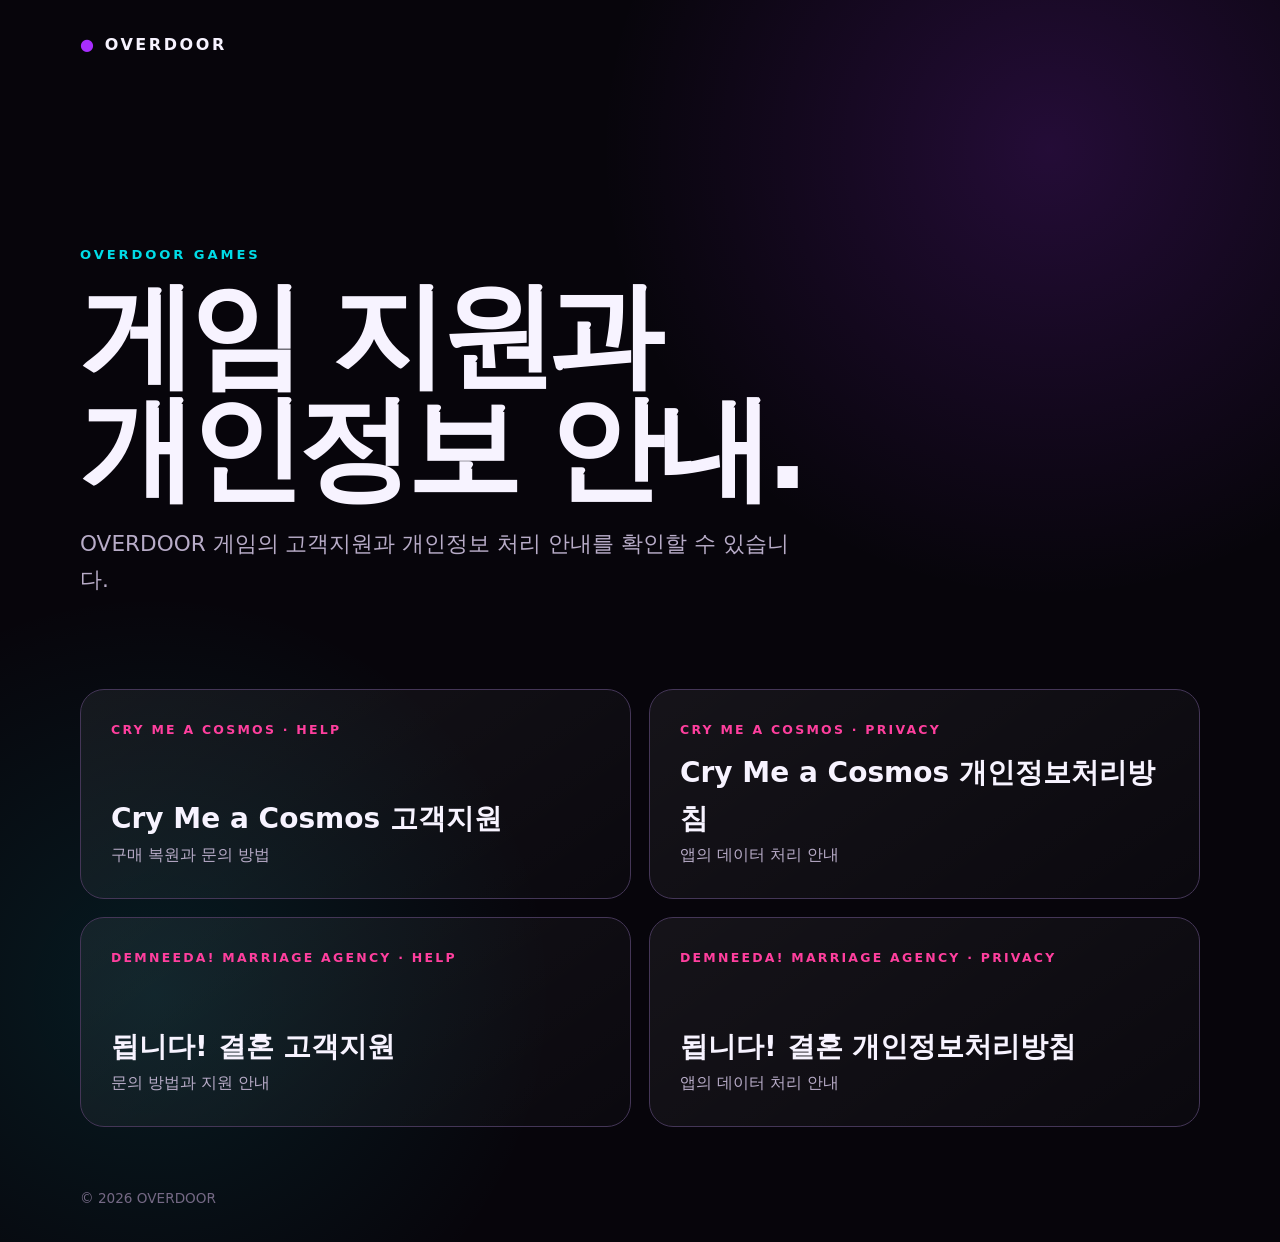
<file: index.html>
<!doctype html>
<html lang="ko">
<head>
  <meta charset="utf-8">
  <meta name="viewport" content="width=device-width, initial-scale=1">
  <meta name="description" content="OVERDOOR game support and privacy information.">
  <title>OVERDOOR</title>
  <link rel="stylesheet" href="assets/site.css">
</head>
<body>
  <main class="shell">
    <header class="brand">
      <span class="brand-mark" aria-hidden="true">●</span>
      <span>OVERDOOR</span>
    </header>
    <section class="hero">
      <p class="eyebrow">OVERDOOR GAMES</p>
      <h1>게임 지원과<br>개인정보 안내.</h1>
      <p class="lead">OVERDOOR 게임의 고객지원과 개인정보 처리 안내를 확인할 수 있습니다.</p>
    </section>
    <nav class="cards" aria-label="안내 페이지">
      <a class="card" href="cry-me-a-cosmos/support/">
        <span class="card-kicker">CRY ME A COSMOS · HELP</span>
        <strong>Cry Me a Cosmos 고객지원</strong>
        <span>구매 복원과 문의 방법</span>
      </a>
      <a class="card" href="cry-me-a-cosmos/privacy/">
        <span class="card-kicker">CRY ME A COSMOS · PRIVACY</span>
        <strong>Cry Me a Cosmos 개인정보처리방침</strong>
        <span>앱의 데이터 처리 안내</span>
      </a>
      <a class="card" href="demneeda-marriage-agency/support/">
        <span class="card-kicker">DEMNEEDA! MARRIAGE AGENCY · HELP</span>
        <strong>됩니다! 결혼 고객지원</strong>
        <span>문의 방법과 지원 안내</span>
      </a>
      <a class="card" href="demneeda-marriage-agency/privacy/">
        <span class="card-kicker">DEMNEEDA! MARRIAGE AGENCY · PRIVACY</span>
        <strong>됩니다! 결혼 개인정보처리방침</strong>
        <span>앱의 데이터 처리 안내</span>
      </a>
    </nav>
    <footer>© 2026 OVERDOOR</footer>
  </main>
</body>
</html>
</file>
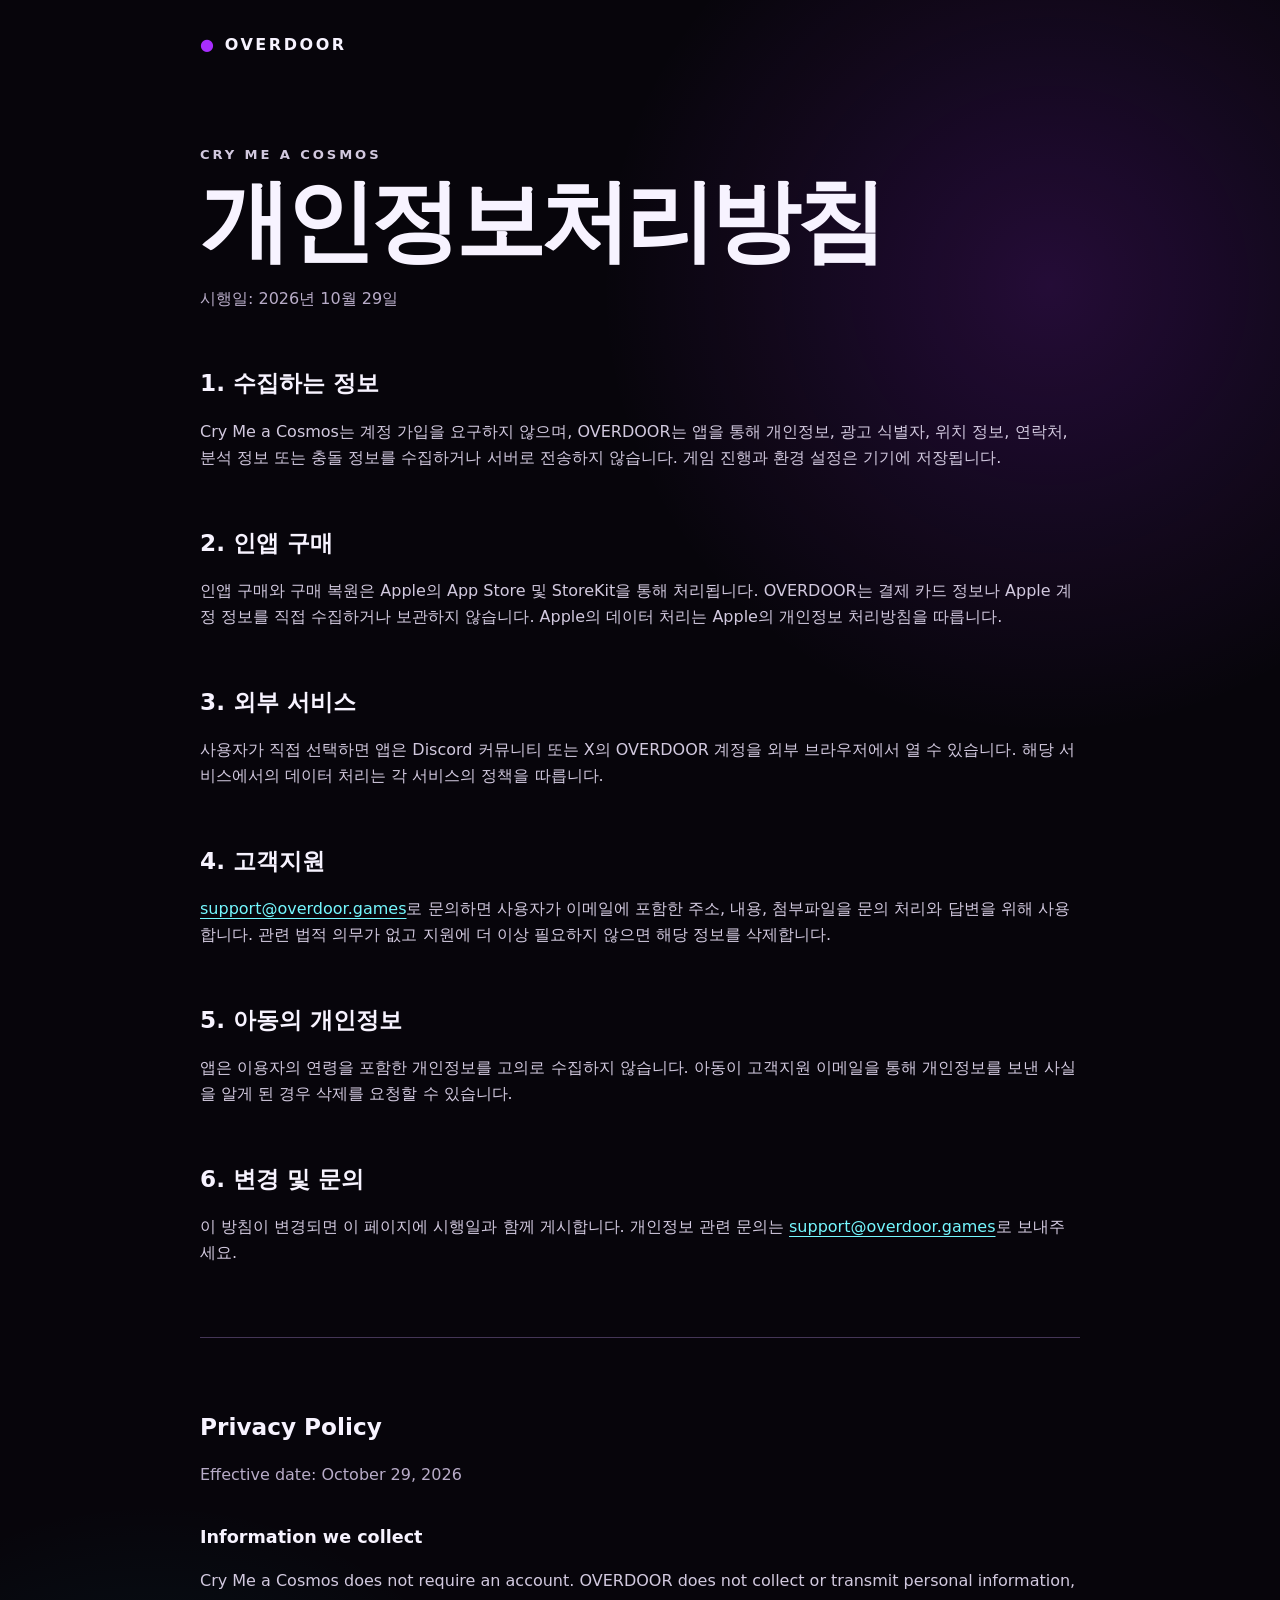
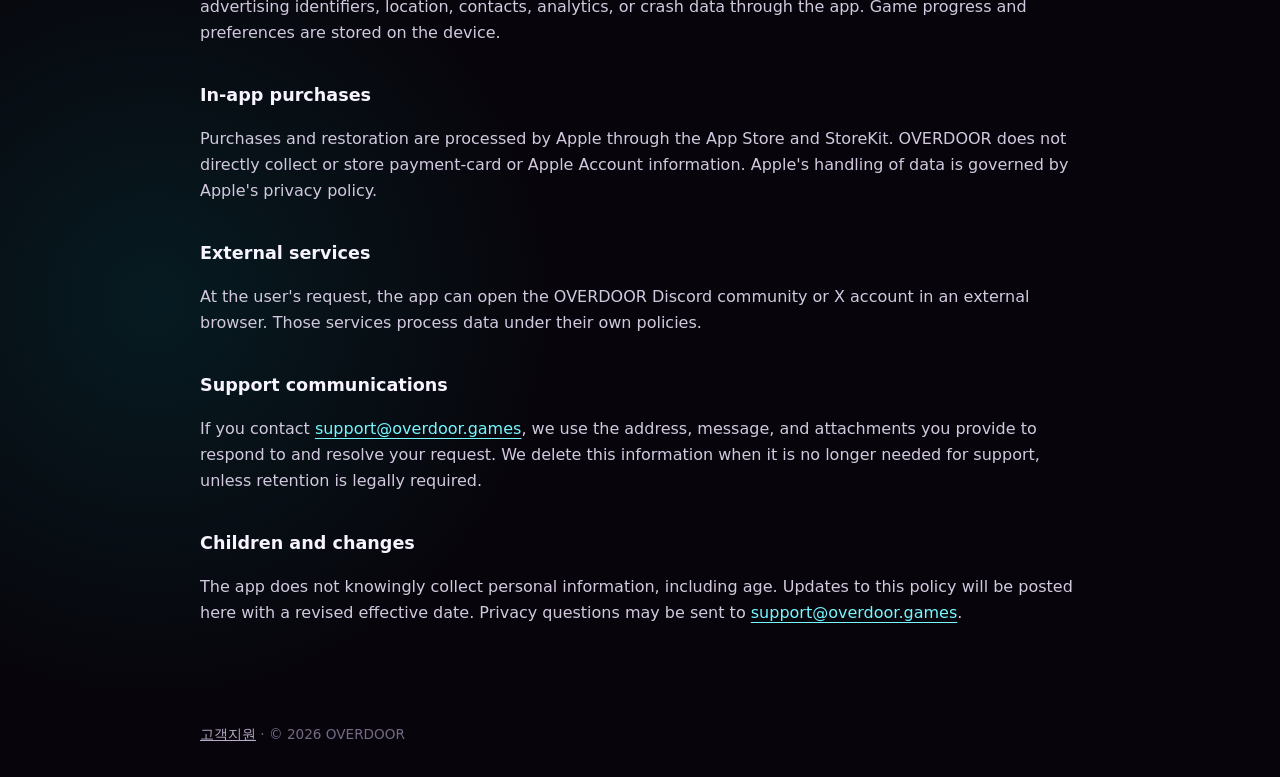
<file: cry-me-a-cosmos/privacy/index.html>
<!doctype html>
<html lang="ko">
<head>
  <meta charset="utf-8">
  <meta name="viewport" content="width=device-width, initial-scale=1">
  <meta name="description" content="Cry Me a Cosmos privacy policy.">
  <title>개인정보처리방침 — Cry Me a Cosmos</title>
  <link rel="stylesheet" href="../../assets/site.css">
</head>
<body>
  <main class="shell document-shell">
    <header class="brand">
      <a href="../../" aria-label="OVERDOOR 홈"><span class="brand-mark" aria-hidden="true">●</span> OVERDOOR</a>
    </header>
    <article class="document">
      <p class="eyebrow">CRY ME A COSMOS</p>
      <h1>개인정보처리방침</h1>
      <p class="policy-date">시행일: 2026년 10월 29일</p>

      <section>
        <h2>1. 수집하는 정보</h2>
        <p>Cry Me a Cosmos는 계정 가입을 요구하지 않으며, OVERDOOR는 앱을 통해 개인정보, 광고 식별자, 위치 정보, 연락처, 분석 정보 또는 충돌 정보를 수집하거나 서버로 전송하지 않습니다. 게임 진행과 환경 설정은 기기에 저장됩니다.</p>
      </section>

      <section>
        <h2>2. 인앱 구매</h2>
        <p>인앱 구매와 구매 복원은 Apple의 App Store 및 StoreKit을 통해 처리됩니다. OVERDOOR는 결제 카드 정보나 Apple 계정 정보를 직접 수집하거나 보관하지 않습니다. Apple의 데이터 처리는 Apple의 개인정보 처리방침을 따릅니다.</p>
      </section>

      <section>
        <h2>3. 외부 서비스</h2>
        <p>사용자가 직접 선택하면 앱은 Discord 커뮤니티 또는 X의 OVERDOOR 계정을 외부 브라우저에서 열 수 있습니다. 해당 서비스에서의 데이터 처리는 각 서비스의 정책을 따릅니다.</p>
      </section>

      <section>
        <h2>4. 고객지원</h2>
        <p><a href="mailto:support@overdoor.games">support@overdoor.games</a>로 문의하면 사용자가 이메일에 포함한 주소, 내용, 첨부파일을 문의 처리와 답변을 위해 사용합니다. 관련 법적 의무가 없고 지원에 더 이상 필요하지 않으면 해당 정보를 삭제합니다.</p>
      </section>

      <section>
        <h2>5. 아동의 개인정보</h2>
        <p>앱은 이용자의 연령을 포함한 개인정보를 고의로 수집하지 않습니다. 아동이 고객지원 이메일을 통해 개인정보를 보낸 사실을 알게 된 경우 삭제를 요청할 수 있습니다.</p>
      </section>

      <section>
        <h2>6. 변경 및 문의</h2>
        <p>이 방침이 변경되면 이 페이지에 시행일과 함께 게시합니다. 개인정보 관련 문의는 <a href="mailto:support@overdoor.games">support@overdoor.games</a>로 보내주세요.</p>
      </section>

      <hr>

      <section lang="en">
        <h2>Privacy Policy</h2>
        <p class="policy-date">Effective date: October 29, 2026</p>
        <h3>Information we collect</h3>
        <p>Cry Me a Cosmos does not require an account. OVERDOOR does not collect or transmit personal information, advertising identifiers, location, contacts, analytics, or crash data through the app. Game progress and preferences are stored on the device.</p>
        <h3>In-app purchases</h3>
        <p>Purchases and restoration are processed by Apple through the App Store and StoreKit. OVERDOOR does not directly collect or store payment-card or Apple Account information. Apple's handling of data is governed by Apple's privacy policy.</p>
        <h3>External services</h3>
        <p>At the user's request, the app can open the OVERDOOR Discord community or X account in an external browser. Those services process data under their own policies.</p>
        <h3>Support communications</h3>
        <p>If you contact <a href="mailto:support@overdoor.games">support@overdoor.games</a>, we use the address, message, and attachments you provide to respond to and resolve your request. We delete this information when it is no longer needed for support, unless retention is legally required.</p>
        <h3>Children and changes</h3>
        <p>The app does not knowingly collect personal information, including age. Updates to this policy will be posted here with a revised effective date. Privacy questions may be sent to <a href="mailto:support@overdoor.games">support@overdoor.games</a>.</p>
      </section>
    </article>
    <footer><a href="../support/">고객지원</a> · © 2026 OVERDOOR</footer>
  </main>
</body>
</html>
</file>
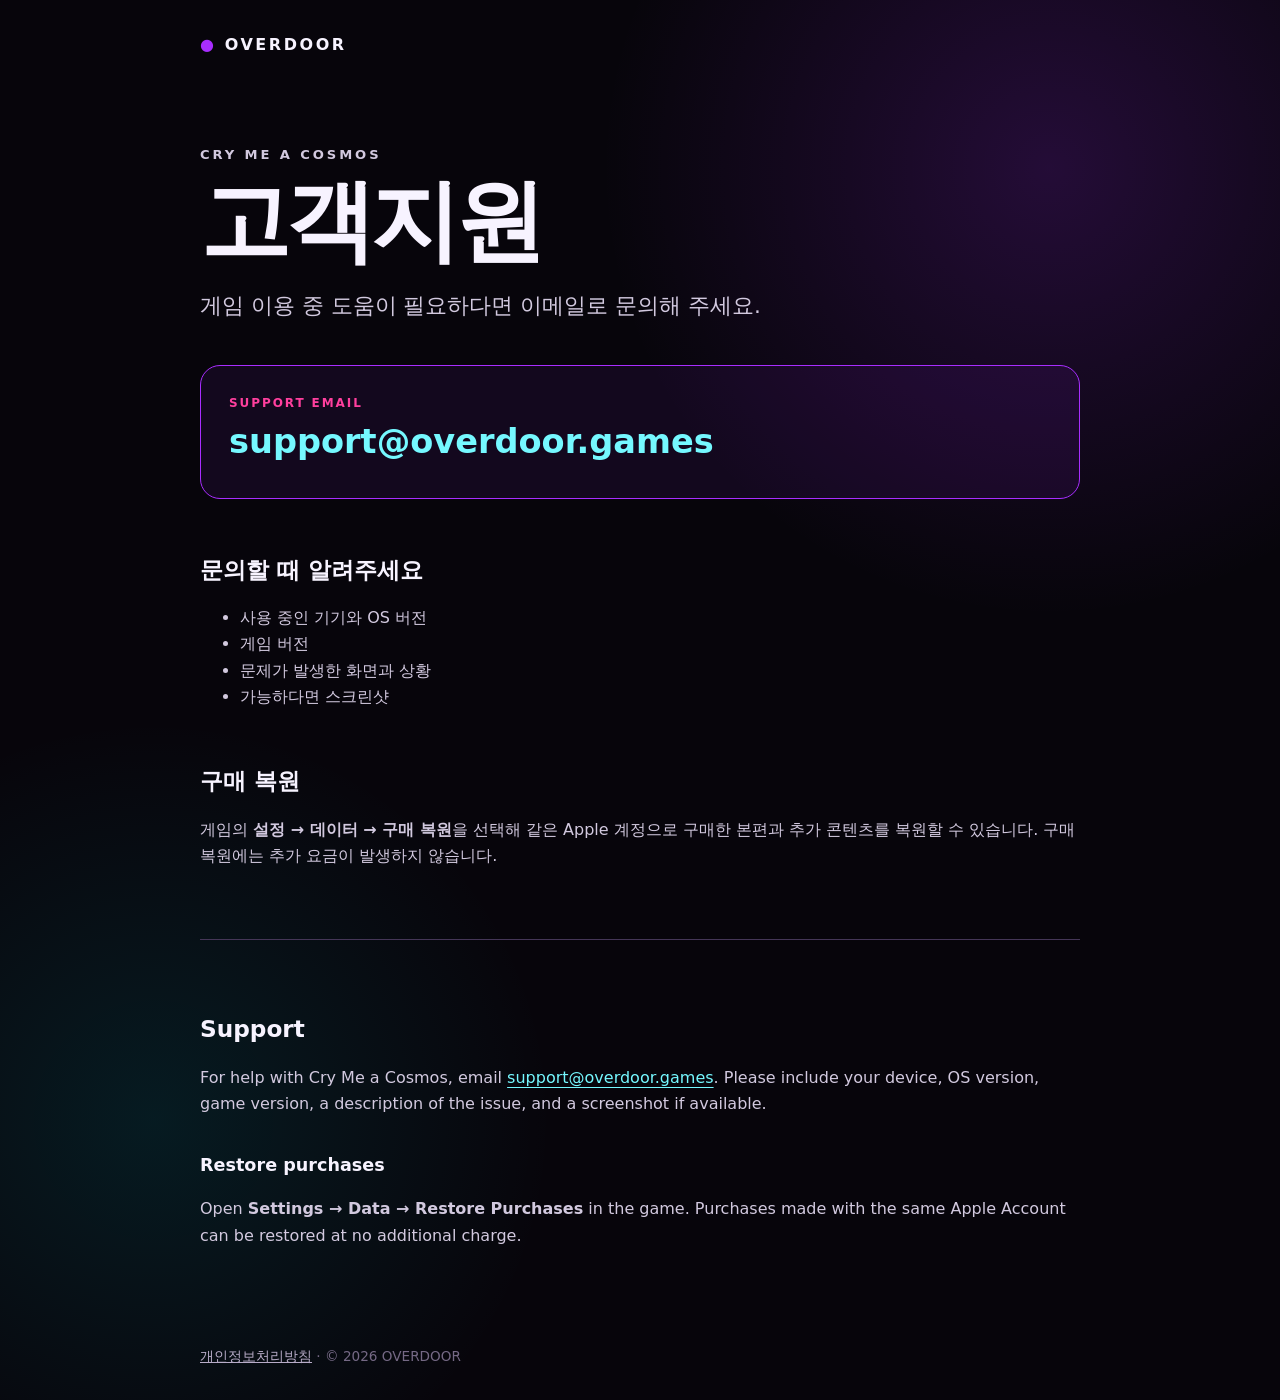
<file: cry-me-a-cosmos/support/index.html>
<!doctype html>
<html lang="ko">
<head>
  <meta charset="utf-8">
  <meta name="viewport" content="width=device-width, initial-scale=1">
  <meta name="description" content="Cry Me a Cosmos customer support.">
  <title>고객지원 — Cry Me a Cosmos</title>
  <link rel="stylesheet" href="../../assets/site.css">
</head>
<body>
  <main class="shell document-shell">
    <header class="brand">
      <a href="../../" aria-label="OVERDOOR 홈"><span class="brand-mark" aria-hidden="true">●</span> OVERDOOR</a>
    </header>
    <article class="document">
      <p class="eyebrow">CRY ME A COSMOS</p>
      <h1>고객지원</h1>
      <p class="lead">게임 이용 중 도움이 필요하다면 이메일로 문의해 주세요.</p>

      <section class="contact-panel">
        <span>SUPPORT EMAIL</span>
        <a href="mailto:support@overdoor.games?subject=Cry%20Me%20a%20Cosmos%20Support">support@overdoor.games</a>
      </section>

      <section>
        <h2>문의할 때 알려주세요</h2>
        <ul>
          <li>사용 중인 기기와 OS 버전</li>
          <li>게임 버전</li>
          <li>문제가 발생한 화면과 상황</li>
          <li>가능하다면 스크린샷</li>
        </ul>
      </section>

      <section>
        <h2>구매 복원</h2>
        <p>게임의 <strong>설정 → 데이터 → 구매 복원</strong>을 선택해 같은 Apple 계정으로 구매한 본편과 추가 콘텐츠를 복원할 수 있습니다. 구매 복원에는 추가 요금이 발생하지 않습니다.</p>
      </section>

      <hr>

      <section lang="en">
        <h2>Support</h2>
        <p>For help with Cry Me a Cosmos, email <a href="mailto:support@overdoor.games?subject=Cry%20Me%20a%20Cosmos%20Support">support@overdoor.games</a>. Please include your device, OS version, game version, a description of the issue, and a screenshot if available.</p>
        <h3>Restore purchases</h3>
        <p>Open <strong>Settings → Data → Restore Purchases</strong> in the game. Purchases made with the same Apple Account can be restored at no additional charge.</p>
      </section>
    </article>
    <footer><a href="../privacy/">개인정보처리방침</a> · © 2026 OVERDOOR</footer>
  </main>
</body>
</html>
</file>
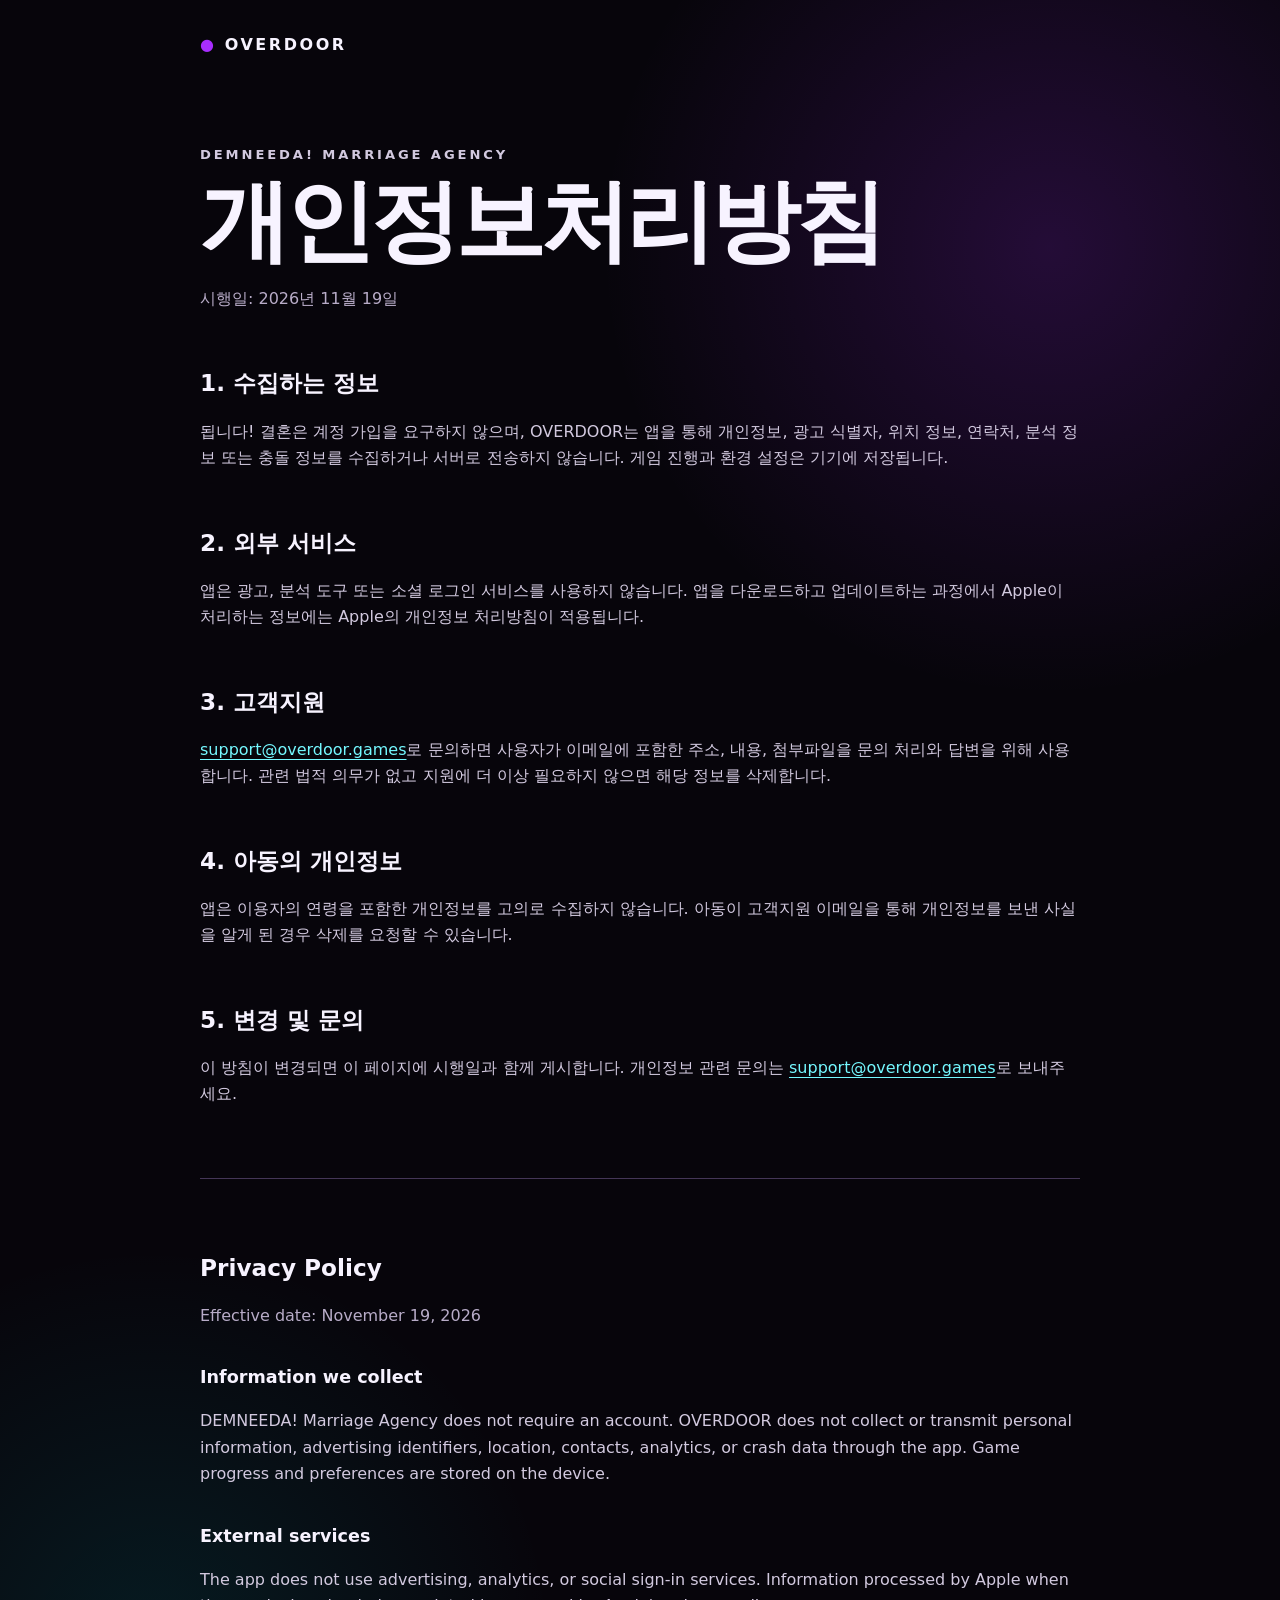
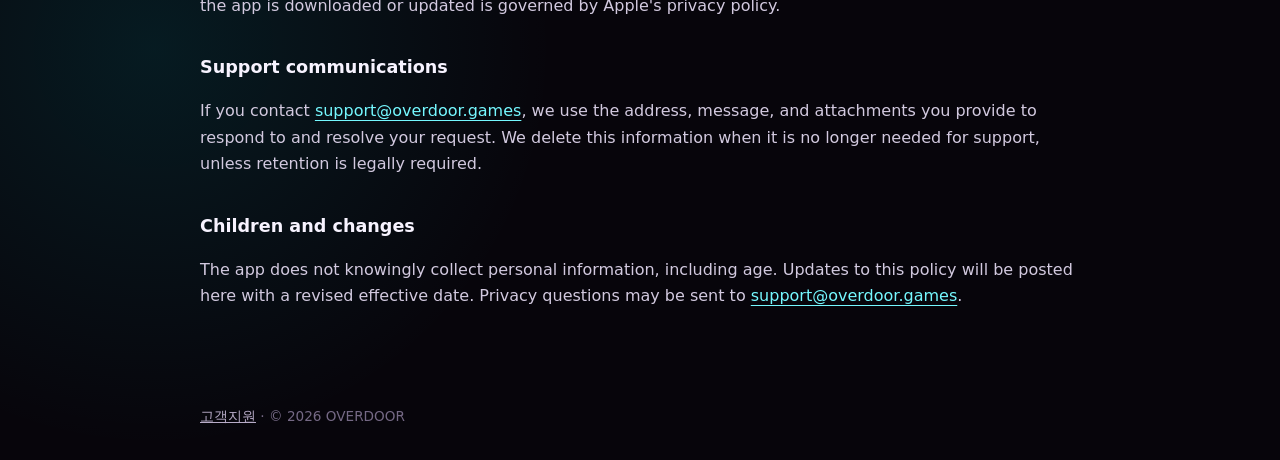
<file: demneeda-marriage-agency/privacy/index.html>
<!doctype html>
<html lang="ko">
<head>
  <meta charset="utf-8">
  <meta name="viewport" content="width=device-width, initial-scale=1">
  <meta name="description" content="DEMNEEDA! Marriage Agency privacy policy.">
  <title>개인정보처리방침 — 됩니다! 결혼</title>
  <link rel="stylesheet" href="../../assets/site.css">
</head>
<body>
  <main class="shell document-shell">
    <header class="brand">
      <a href="../../" aria-label="OVERDOOR 홈"><span class="brand-mark" aria-hidden="true">●</span> OVERDOOR</a>
    </header>
    <article class="document">
      <p class="eyebrow">DEMNEEDA! MARRIAGE AGENCY</p>
      <h1>개인정보처리방침</h1>
      <p class="policy-date">시행일: 2026년 11월 19일</p>

      <section>
        <h2>1. 수집하는 정보</h2>
        <p>됩니다! 결혼은 계정 가입을 요구하지 않으며, OVERDOOR는 앱을 통해 개인정보, 광고 식별자, 위치 정보, 연락처, 분석 정보 또는 충돌 정보를 수집하거나 서버로 전송하지 않습니다. 게임 진행과 환경 설정은 기기에 저장됩니다.</p>
      </section>

      <section>
        <h2>2. 외부 서비스</h2>
        <p>앱은 광고, 분석 도구 또는 소셜 로그인 서비스를 사용하지 않습니다. 앱을 다운로드하고 업데이트하는 과정에서 Apple이 처리하는 정보에는 Apple의 개인정보 처리방침이 적용됩니다.</p>
      </section>

      <section>
        <h2>3. 고객지원</h2>
        <p><a href="mailto:support@overdoor.games">support@overdoor.games</a>로 문의하면 사용자가 이메일에 포함한 주소, 내용, 첨부파일을 문의 처리와 답변을 위해 사용합니다. 관련 법적 의무가 없고 지원에 더 이상 필요하지 않으면 해당 정보를 삭제합니다.</p>
      </section>

      <section>
        <h2>4. 아동의 개인정보</h2>
        <p>앱은 이용자의 연령을 포함한 개인정보를 고의로 수집하지 않습니다. 아동이 고객지원 이메일을 통해 개인정보를 보낸 사실을 알게 된 경우 삭제를 요청할 수 있습니다.</p>
      </section>

      <section>
        <h2>5. 변경 및 문의</h2>
        <p>이 방침이 변경되면 이 페이지에 시행일과 함께 게시합니다. 개인정보 관련 문의는 <a href="mailto:support@overdoor.games">support@overdoor.games</a>로 보내주세요.</p>
      </section>

      <hr>

      <section lang="en">
        <h2>Privacy Policy</h2>
        <p class="policy-date">Effective date: November 19, 2026</p>
        <h3>Information we collect</h3>
        <p>DEMNEEDA! Marriage Agency does not require an account. OVERDOOR does not collect or transmit personal information, advertising identifiers, location, contacts, analytics, or crash data through the app. Game progress and preferences are stored on the device.</p>
        <h3>External services</h3>
        <p>The app does not use advertising, analytics, or social sign-in services. Information processed by Apple when the app is downloaded or updated is governed by Apple's privacy policy.</p>
        <h3>Support communications</h3>
        <p>If you contact <a href="mailto:support@overdoor.games">support@overdoor.games</a>, we use the address, message, and attachments you provide to respond to and resolve your request. We delete this information when it is no longer needed for support, unless retention is legally required.</p>
        <h3>Children and changes</h3>
        <p>The app does not knowingly collect personal information, including age. Updates to this policy will be posted here with a revised effective date. Privacy questions may be sent to <a href="mailto:support@overdoor.games">support@overdoor.games</a>.</p>
      </section>
    </article>
    <footer><a href="../support/">고객지원</a> · © 2026 OVERDOOR</footer>
  </main>
</body>
</html>
</file>
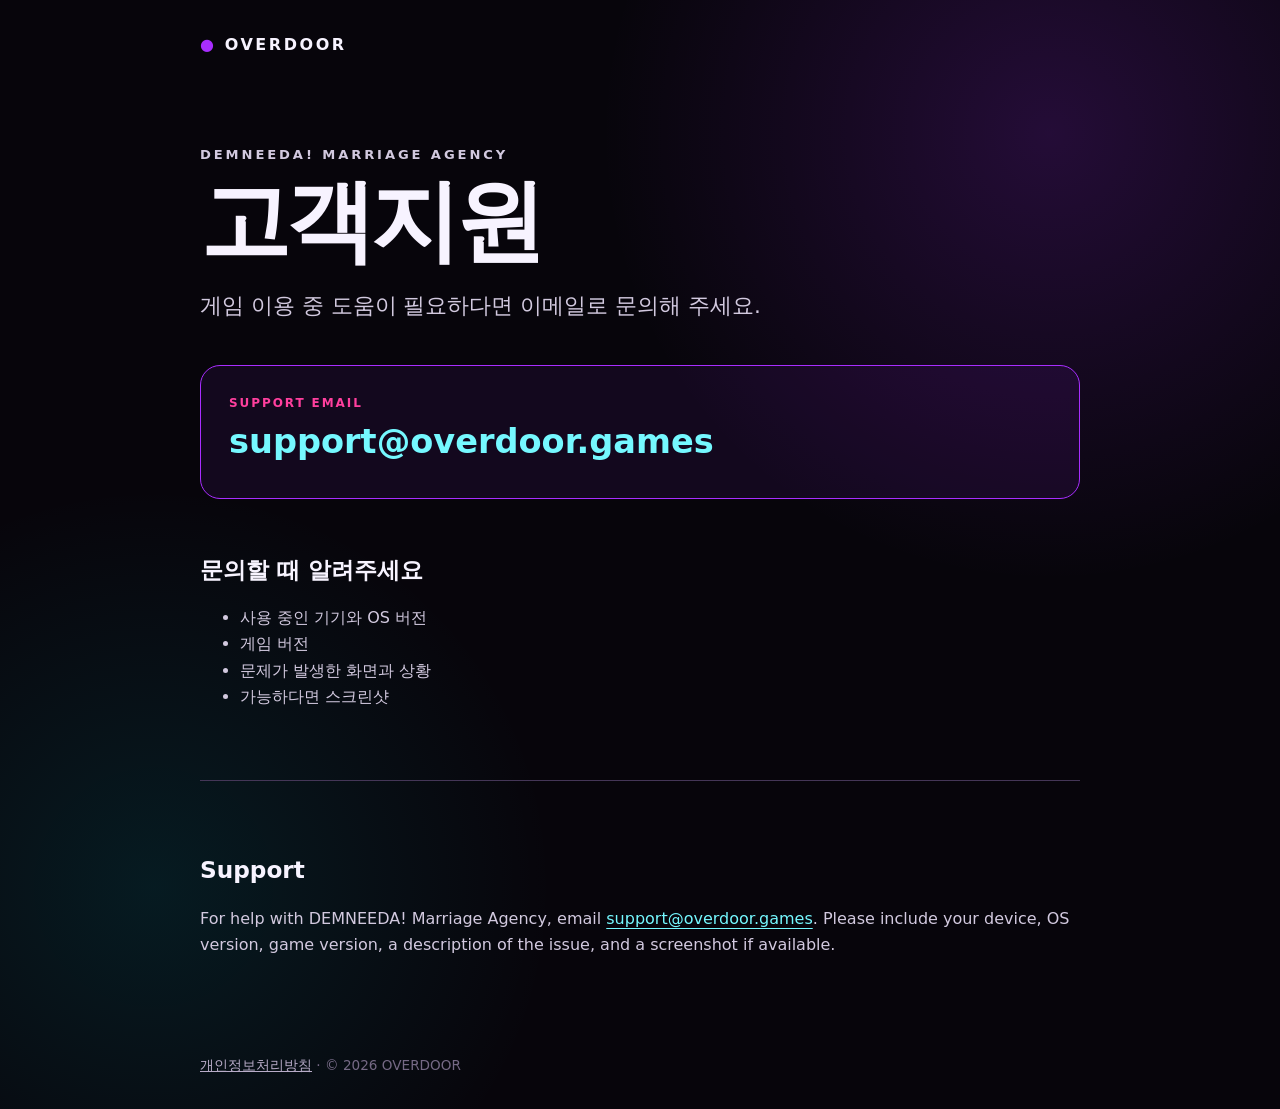
<file: demneeda-marriage-agency/support/index.html>
<!doctype html>
<html lang="ko">
<head>
  <meta charset="utf-8">
  <meta name="viewport" content="width=device-width, initial-scale=1">
  <meta name="description" content="DEMNEEDA! Marriage Agency customer support.">
  <title>고객지원 — 됩니다! 결혼</title>
  <link rel="stylesheet" href="../../assets/site.css">
</head>
<body>
  <main class="shell document-shell">
    <header class="brand">
      <a href="../../" aria-label="OVERDOOR 홈"><span class="brand-mark" aria-hidden="true">●</span> OVERDOOR</a>
    </header>
    <article class="document">
      <p class="eyebrow">DEMNEEDA! MARRIAGE AGENCY</p>
      <h1>고객지원</h1>
      <p class="lead">게임 이용 중 도움이 필요하다면 이메일로 문의해 주세요.</p>

      <section class="contact-panel">
        <span>SUPPORT EMAIL</span>
        <a href="mailto:support@overdoor.games?subject=DEMNEEDA%21%20Marriage%20Agency%20Support">support@overdoor.games</a>
      </section>

      <section>
        <h2>문의할 때 알려주세요</h2>
        <ul>
          <li>사용 중인 기기와 OS 버전</li>
          <li>게임 버전</li>
          <li>문제가 발생한 화면과 상황</li>
          <li>가능하다면 스크린샷</li>
        </ul>
      </section>

      <hr>

      <section lang="en">
        <h2>Support</h2>
        <p>For help with DEMNEEDA! Marriage Agency, email <a href="mailto:support@overdoor.games?subject=DEMNEEDA%21%20Marriage%20Agency%20Support">support@overdoor.games</a>. Please include your device, OS version, game version, a description of the issue, and a screenshot if available.</p>
      </section>
    </article>
    <footer><a href="../privacy/">개인정보처리방침</a> · © 2026 OVERDOOR</footer>
  </main>
</body>
</html>
</file>
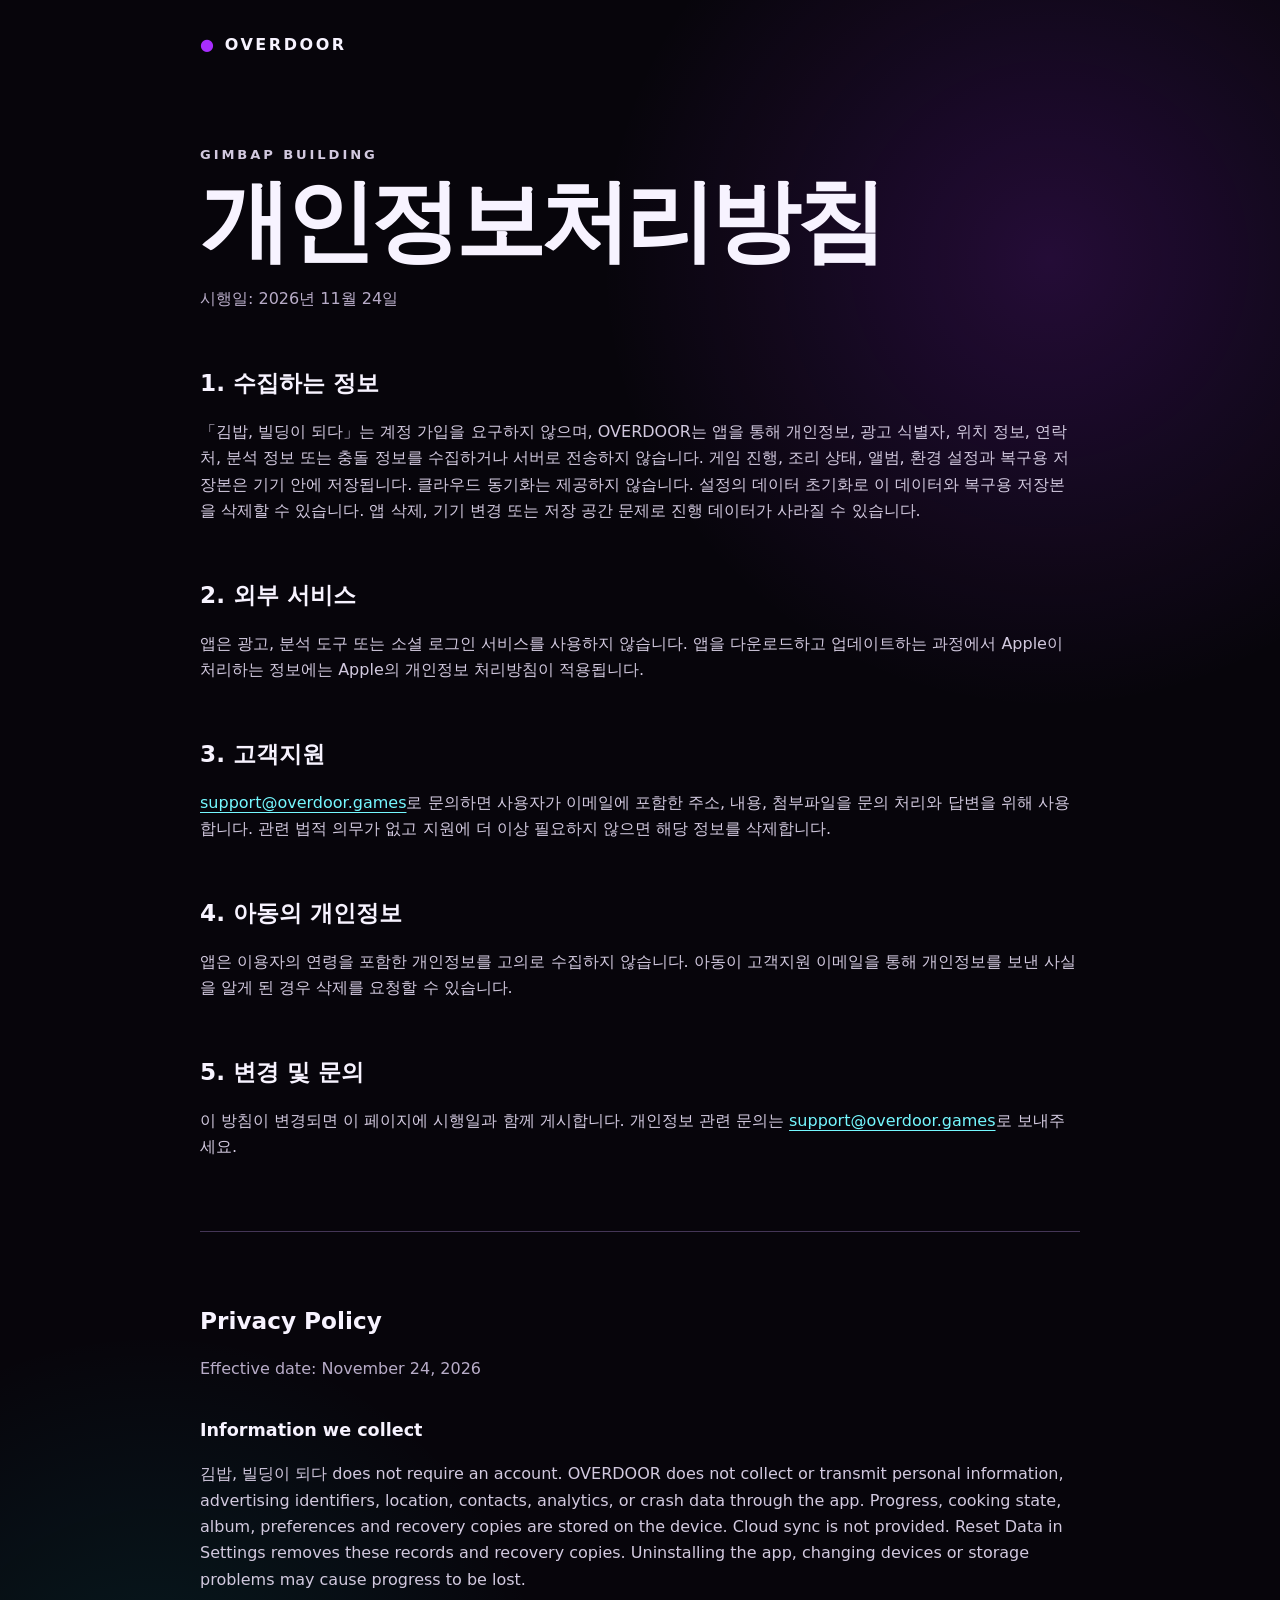
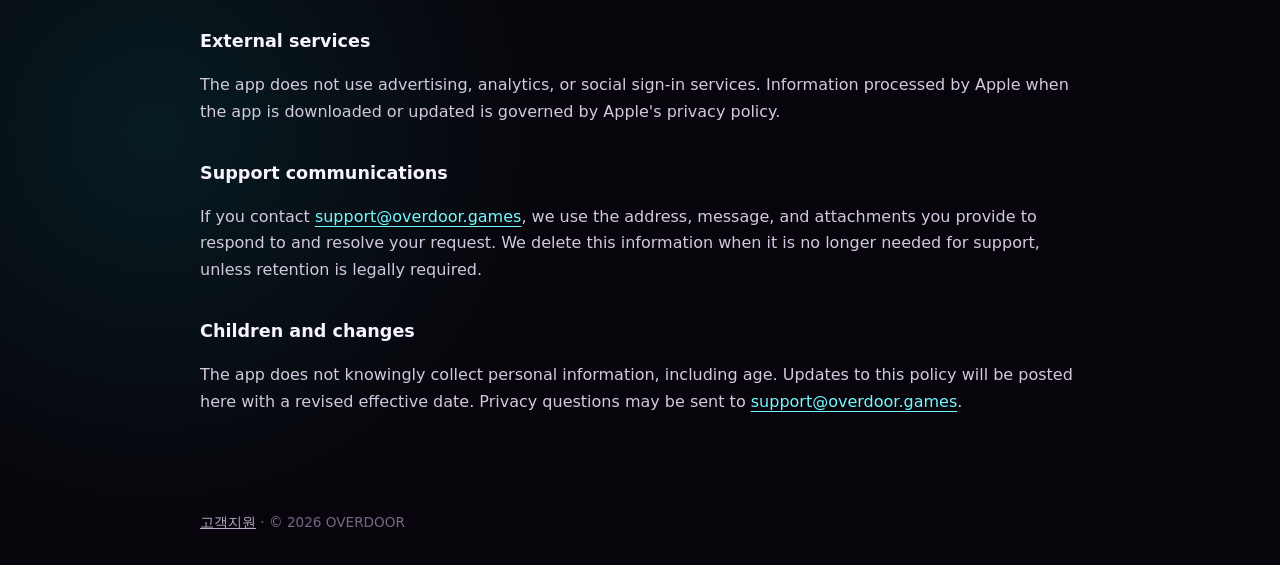
<file: gimbap-building/privacy/index.html>
<!doctype html>
<html lang="ko">
<head>
  <meta charset="utf-8">
  <meta name="viewport" content="width=device-width, initial-scale=1">
  <meta name="description" content="김밥, 빌딩이 되다 privacy policy.">
  <title>개인정보처리방침 — 김밥, 빌딩이 되다</title>
  <link rel="stylesheet" href="../../assets/site.css">
</head>
<body>
  <main class="shell document-shell">
    <header class="brand"><a href="../../" aria-label="OVERDOOR 홈"><span class="brand-mark" aria-hidden="true">●</span> OVERDOOR</a></header>
    <article class="document">
      <p class="eyebrow">GIMBAP BUILDING</p>
      <h1>개인정보처리방침</h1>
      <p class="policy-date">시행일: 2026년 11월 24일</p>
      <section><h2>1. 수집하는 정보</h2>
        <p>「김밥, 빌딩이 되다」는 계정 가입을 요구하지 않으며, OVERDOOR는 앱을 통해 개인정보, 광고 식별자, 위치 정보, 연락처, 분석 정보 또는 충돌 정보를 수집하거나 서버로 전송하지 않습니다. 게임 진행, 조리 상태, 앨범, 환경 설정과 복구용 저장본은 기기 안에 저장됩니다. 클라우드 동기화는 제공하지 않습니다. 설정의 데이터 초기화로 이 데이터와 복구용 저장본을 삭제할 수 있습니다. 앱 삭제, 기기 변경 또는 저장 공간 문제로 진행 데이터가 사라질 수 있습니다.</p>
      </section>
      <section><h2>2. 외부 서비스</h2>
        <p>앱은 광고, 분석 도구 또는 소셜 로그인 서비스를 사용하지 않습니다. 앱을 다운로드하고 업데이트하는 과정에서 Apple이 처리하는 정보에는 Apple의 개인정보 처리방침이 적용됩니다.</p>
      </section>
      <section><h2>3. 고객지원</h2>
        <p><a href="mailto:support@overdoor.games">support@overdoor.games</a>로 문의하면 사용자가 이메일에 포함한 주소, 내용, 첨부파일을 문의 처리와 답변을 위해 사용합니다. 관련 법적 의무가 없고 지원에 더 이상 필요하지 않으면 해당 정보를 삭제합니다.</p>
      </section>
      <section><h2>4. 아동의 개인정보</h2>
        <p>앱은 이용자의 연령을 포함한 개인정보를 고의로 수집하지 않습니다. 아동이 고객지원 이메일을 통해 개인정보를 보낸 사실을 알게 된 경우 삭제를 요청할 수 있습니다.</p>
      </section>
      <section><h2>5. 변경 및 문의</h2>
        <p>이 방침이 변경되면 이 페이지에 시행일과 함께 게시합니다. 개인정보 관련 문의는 <a href="mailto:support@overdoor.games">support@overdoor.games</a>로 보내주세요.</p>
      </section>
      <hr>
      <section lang="en">
        <h2>Privacy Policy</h2><p class="policy-date">Effective date: November 24, 2026</p>
        <h3>Information we collect</h3>
        <p>김밥, 빌딩이 되다 does not require an account. OVERDOOR does not collect or transmit personal information, advertising identifiers, location, contacts, analytics, or crash data through the app. Progress, cooking state, album, preferences and recovery copies are stored on the device. Cloud sync is not provided. Reset Data in Settings removes these records and recovery copies. Uninstalling the app, changing devices or storage problems may cause progress to be lost.</p>
        <h3>External services</h3>
        <p>The app does not use advertising, analytics, or social sign-in services. Information processed by Apple when the app is downloaded or updated is governed by Apple's privacy policy.</p>
        <h3>Support communications</h3>
        <p>If you contact <a href="mailto:support@overdoor.games">support@overdoor.games</a>, we use the address, message, and attachments you provide to respond to and resolve your request. We delete this information when it is no longer needed for support, unless retention is legally required.</p>
        <h3>Children and changes</h3>
        <p>The app does not knowingly collect personal information, including age. Updates to this policy will be posted here with a revised effective date. Privacy questions may be sent to <a href="mailto:support@overdoor.games">support@overdoor.games</a>.</p>
      </section>
    </article>
    <footer><a href="../support/">고객지원</a> · © 2026 OVERDOOR</footer>
  </main>
</body>
</html>
</file>
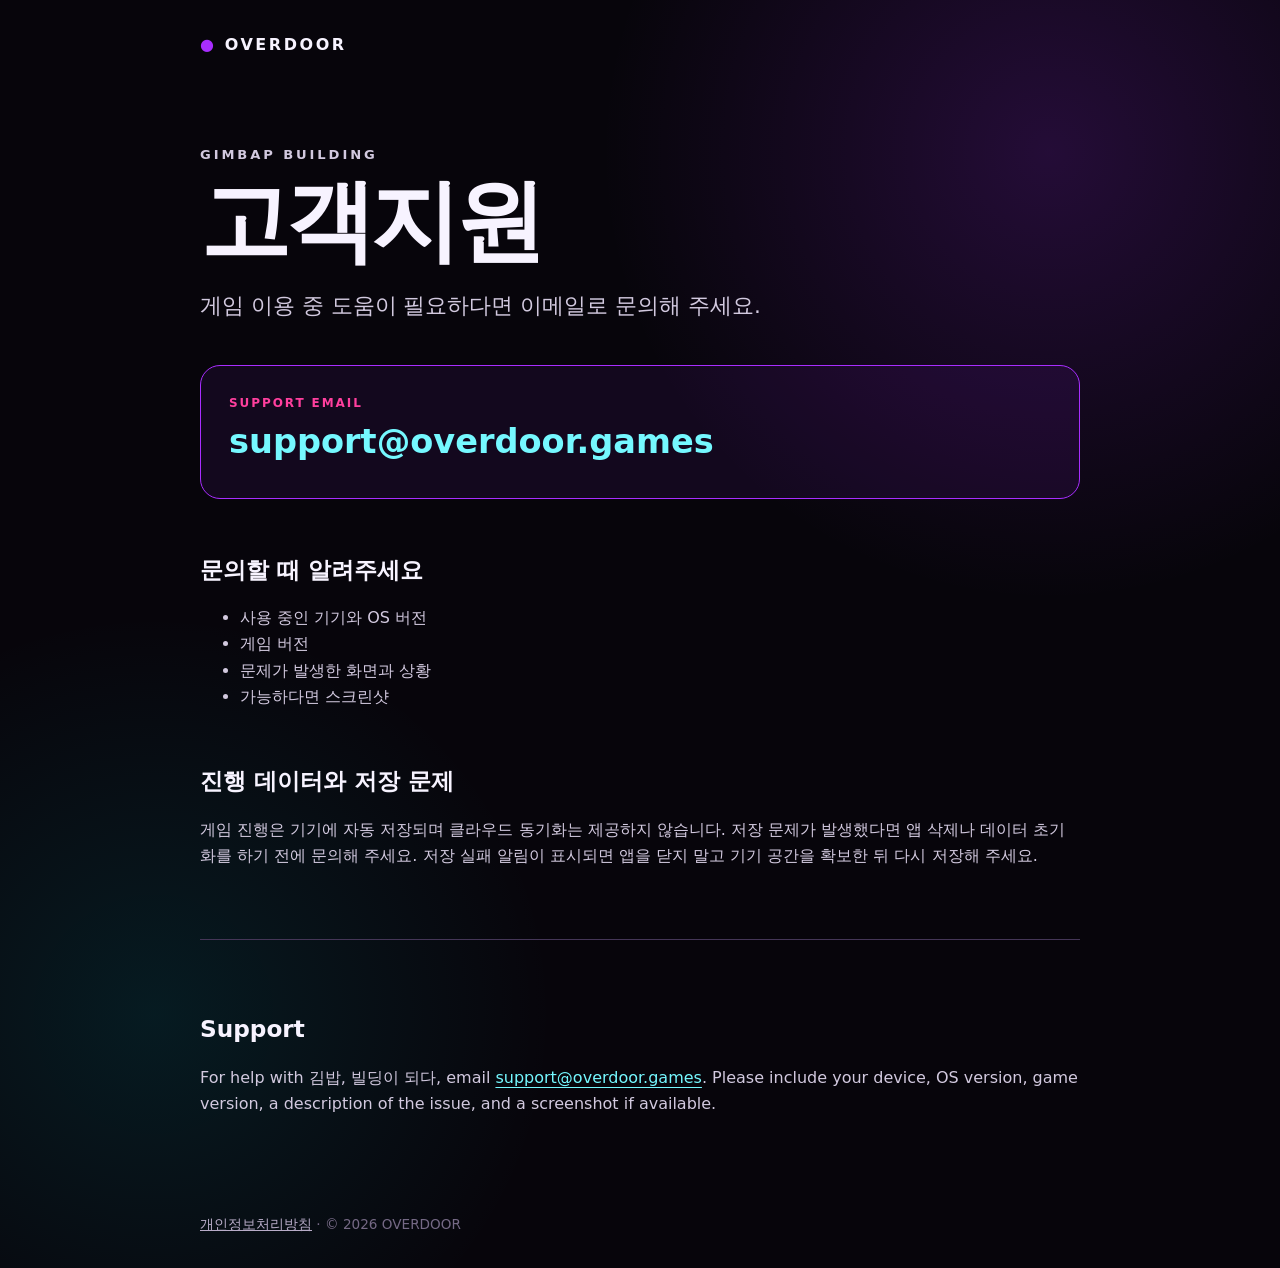
<file: gimbap-building/support/index.html>
<!doctype html>
<html lang="ko">
<head>
<meta charset="utf-8">
<meta name="viewport" content="width=device-width, initial-scale=1">
<meta name="description" content="김밥, 빌딩이 되다 customer support.">
<title>고객지원 — 김밥, 빌딩이 되다</title>
<link rel="stylesheet" href="../../assets/site.css">
</head>
<body>
<main class="shell document-shell">
<header class="brand"><a href="../../" aria-label="OVERDOOR 홈"><span class="brand-mark" aria-hidden="true">●</span> OVERDOOR</a></header>
<article class="document">
<p class="eyebrow">GIMBAP BUILDING</p>
<h1>고객지원</h1>
<p class="lead">게임 이용 중 도움이 필요하다면 이메일로 문의해 주세요.</p>
<section class="contact-panel"><span>SUPPORT EMAIL</span><a href="mailto:support@overdoor.games?subject=Gimbap%20Building%20Support">support@overdoor.games</a></section>
<section><h2>문의할 때 알려주세요</h2><ul><li>사용 중인 기기와 OS 버전</li><li>게임 버전</li><li>문제가 발생한 화면과 상황</li><li>가능하다면 스크린샷</li></ul></section>
<section><h2>진행 데이터와 저장 문제</h2><p>게임 진행은 기기에 자동 저장되며 클라우드 동기화는 제공하지 않습니다. 저장 문제가 발생했다면 앱 삭제나 데이터 초기화를 하기 전에 문의해 주세요. 저장 실패 알림이 표시되면 앱을 닫지 말고 기기 공간을 확보한 뒤 다시 저장해 주세요.</p></section>
<hr>
<section lang="en"><h2>Support</h2><p>For help with 김밥, 빌딩이 되다, email <a href="mailto:support@overdoor.games?subject=Gimbap%20Building%20Support">support@overdoor.games</a>. Please include your device, OS version, game version, a description of the issue, and a screenshot if available.</p></section>
</article>
<footer><a href="../privacy/">개인정보처리방침</a> · © 2026 OVERDOOR</footer>
</main>
</body>
</html>
</file>
<file: assets/site.css>
:root {
  color-scheme: dark;
  --ink: #f7f3ff;
  --muted: #b8acc8;
  --surface: #171321;
  --line: #443657;
  --violet: #a82dff;
  --cyan: #00dce7;
  --pink: #ff3f9e;
}

* { box-sizing: border-box; }

html { background: #07050b; }

body {
  min-height: 100vh;
  margin: 0;
  color: var(--ink);
  background:
    radial-gradient(circle at 82% 12%, rgba(168, 45, 255, .18), transparent 28rem),
    radial-gradient(circle at 12% 80%, rgba(0, 220, 231, .10), transparent 25rem),
    #07050b;
  font-family: ui-rounded, "Apple SD Gothic Neo", "Noto Sans KR", system-ui, sans-serif;
  line-height: 1.65;
}

a { color: inherit; }

.shell {
  width: min(1120px, calc(100% - 40px));
  min-height: 100vh;
  margin: 0 auto;
  display: flex;
  flex-direction: column;
}

.brand {
  padding: 32px 0;
  font-weight: 900;
  letter-spacing: .16em;
}

.brand a { text-decoration: none; }
.brand-mark { color: var(--violet); }

.hero { padding: clamp(56px, 11vw, 150px) 0 70px; }
.eyebrow { color: var(--cyan); font-size: .82rem; font-weight: 900; letter-spacing: .22em; }

h1 {
  max-width: 850px;
  margin: 12px 0 20px;
  font-size: clamp(3rem, 9vw, 7.5rem);
  line-height: .98;
  letter-spacing: -.055em;
}

.lead { max-width: 720px; color: var(--muted); font-size: clamp(1.05rem, 2vw, 1.35rem); }

.cards { display: grid; grid-template-columns: repeat(2, 1fr); gap: 18px; }
.card {
  min-height: 210px;
  padding: 30px;
  display: flex;
  flex-direction: column;
  justify-content: flex-end;
  border: 1px solid var(--line);
  border-radius: 24px;
  background: linear-gradient(145deg, rgba(255,255,255,.06), rgba(255,255,255,.015));
  text-decoration: none;
  transition: transform .18s ease, border-color .18s ease;
}
.card:hover, .card:focus-visible { transform: translateY(-4px); border-color: var(--violet); }
.card strong { font-size: 1.75rem; }
.card > span:last-child { color: var(--muted); }
.card-kicker { margin-bottom: auto; color: var(--pink); font-size: .78rem; font-weight: 900; letter-spacing: .18em; }

footer { margin-top: auto; padding: 60px 0 32px; color: #756985; font-size: .85rem; }
footer a { color: var(--muted); }

.document-shell { width: min(880px, calc(100% - 40px)); }
.document { padding: 40px 0 20px; }
.document h1 { font-size: clamp(2.8rem, 8vw, 5.6rem); }
.document h2 { margin: 52px 0 12px; font-size: 1.45rem; }
.document h3 { margin: 34px 0 8px; font-size: 1.1rem; }
.document p, .document li { color: #d2c9df; }
.document a { color: #75f8ff; text-underline-offset: 4px; }
.policy-date { color: var(--muted) !important; }
.document hr { margin: 70px 0; border: 0; border-top: 1px solid var(--line); }

.contact-panel {
  margin: 42px 0;
  padding: 28px;
  border: 1px solid var(--violet);
  border-radius: 20px;
  background: rgba(168, 45, 255, .08);
}
.contact-panel span { display: block; color: var(--pink); font-size: .75rem; font-weight: 900; letter-spacing: .16em; }
.contact-panel a { font-size: clamp(1.3rem, 4vw, 2.1rem); font-weight: 800; text-decoration: none; overflow-wrap: anywhere; }

@media (max-width: 680px) {
  .cards { grid-template-columns: 1fr; }
  .hero { padding-top: 48px; }
  .card { min-height: 170px; }
}

@media (prefers-reduced-motion: reduce) {
  .card { transition: none; }
}
</file>
